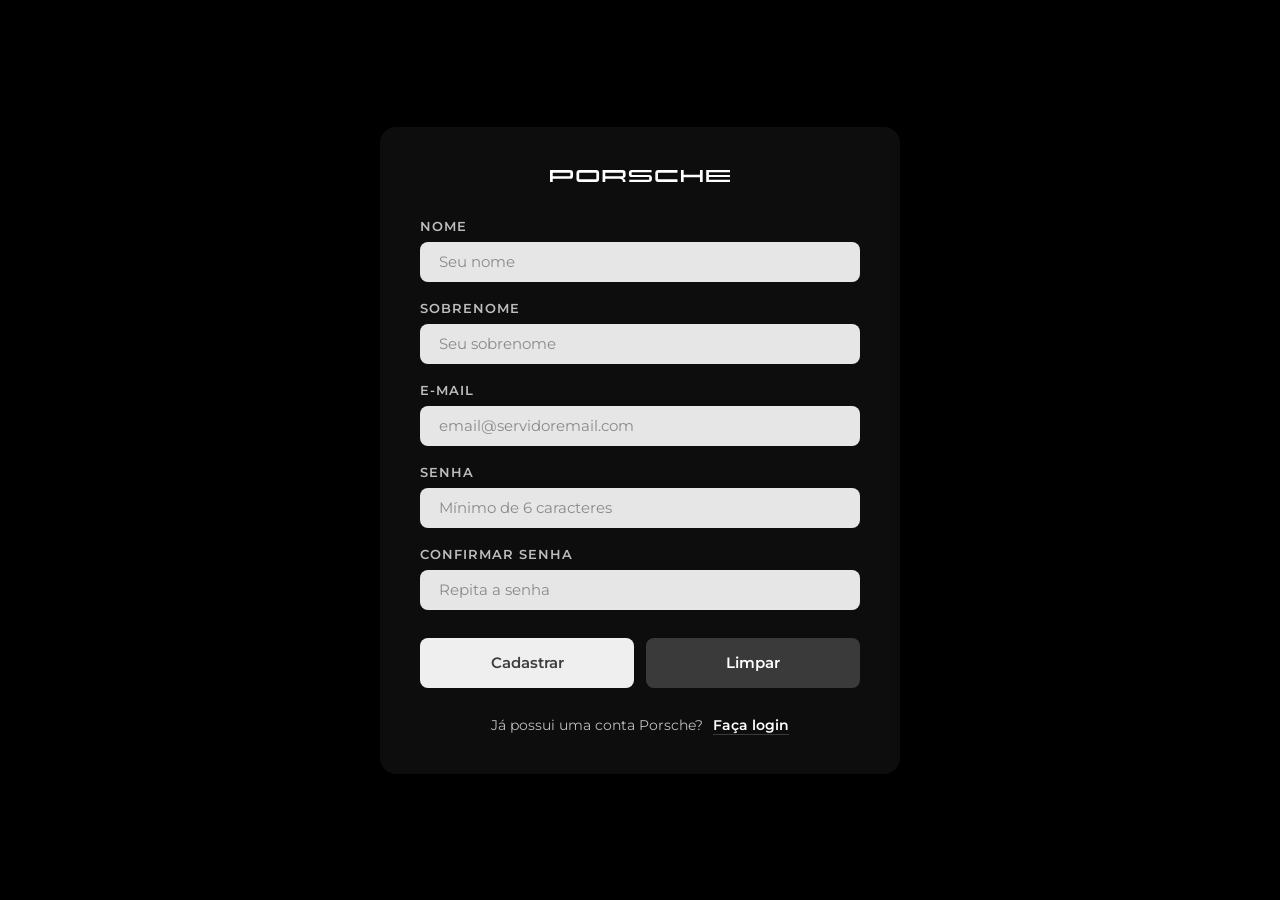
<file: cadastro.html>
<!DOCTYPE html>
<html lang="pt-br">

<head>
    <meta charset="UTF-8">
    <meta name="viewport" content="width=device-width, initial-scale=1.0">
    <title>Cadastro | Porsche</title>
    <link rel="preconnect" href="https://fonts.googleapis.com">
    <link rel="preconnect" href="https://fonts.gstatic.com" crossorigin>
    <link href="https://fonts.googleapis.com/css2?family=Montserrat:wght@300;400;600&display=swap" rel="stylesheet">
    <link rel="stylesheet" href="style.css">
</head>

<body>
    <main class="cadastro_pagina">

        <div class="cadastro_video">
            <video src="static/cadastro.mp4" autoplay muted loop playsinline></video>
        </div>

        <div class="cadastro_card">
            <a href="index.html" class="cadastro_logo">
                <img src="static/menu/porsche-logo.svg" alt="PORSCHE">
            </a>

            <form action="../php/cadastro_ok.php" method="post">
                <div class="campo">
                    <label for="nome">Nome</label>
                    <input type="text" id="nome" name="nome" placeholder="Seu nome" required>
                </div>

                <div class="campo">
                    <label for="sobrenome">Sobrenome</label>
                    <input type="text" id="sobrenome" name="sobrenome" placeholder="Seu sobrenome" required>
                </div>

                <div class="campo">
                    <label for="email">E-mail</label>
                    <input type="email" id="email" name="email" placeholder="email@servidoremail.com" required>
                </div>

                <div class="campo">
                    <label for="senha">Senha</label>
                    <input type="password" id="senha" name="senha" placeholder="Mínimo de 6 caracteres" minlength="6" required>
                </div>

                <div class="campo">
                    <label for="confirmar">Confirmar senha</label>
                    <input type="password" id="confirmar" name="confirmar" placeholder="Repita a senha" minlength="6" required>
                </div>

                <div class="botoes">
                    <button type="submit" class="botao_cadastrar">Cadastrar</button>
                    <button type="reset" class="botao_limpar">Limpar</button>
                </div>
            </form>

            <p class="cadastro_texto">
                Já possui uma conta Porsche?
                <a href="login.html">Faça login</a>
            </p>
        </div>

    </main>
</body>

</html>
</file>
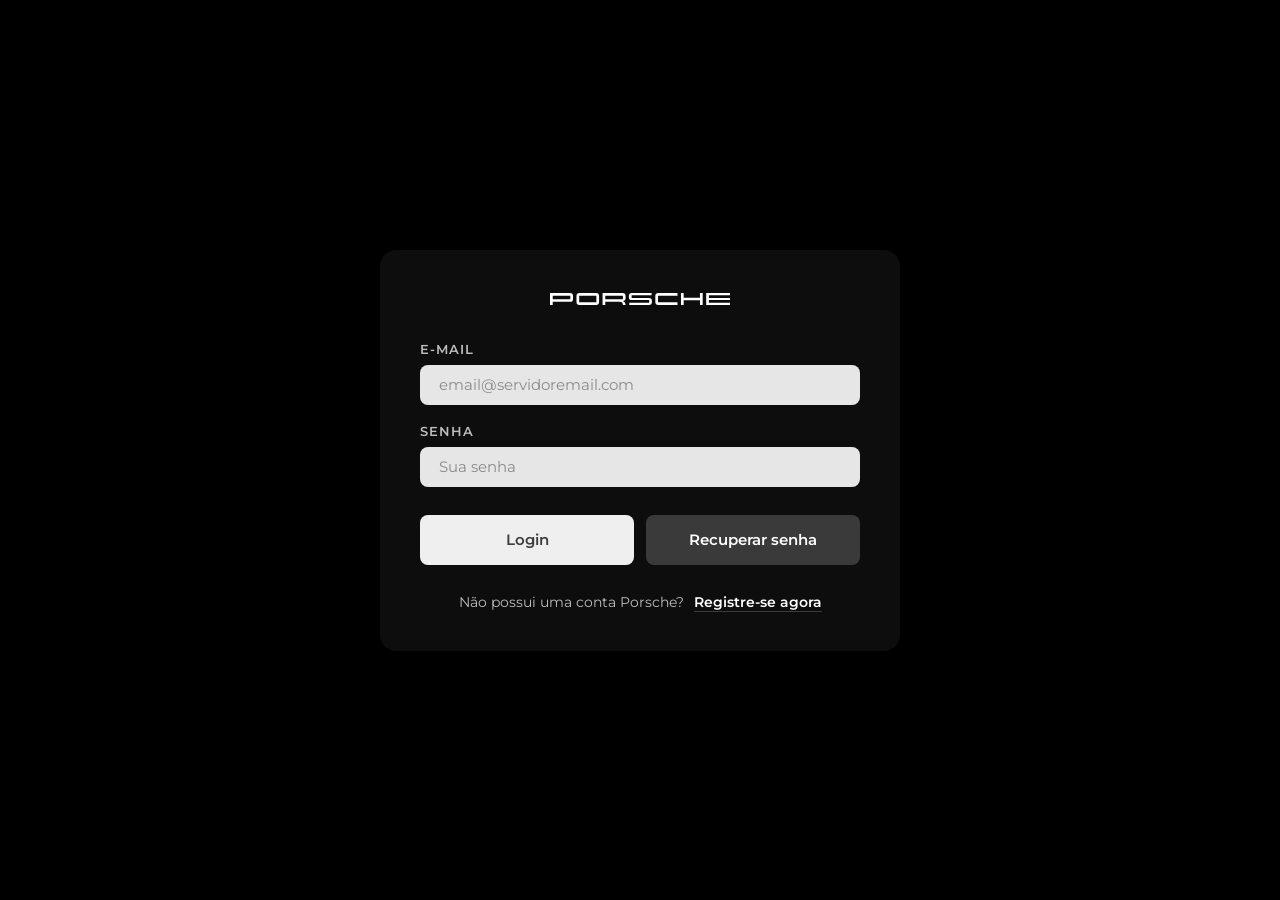
<file: login.html>
<!DOCTYPE html>
<html lang="pt-br">

<head>
    <meta charset="UTF-8">
    <meta name="viewport" content="width=device-width, initial-scale=1.0">
    <title>Login | Porsche</title>
    <link rel="preconnect" href="https://fonts.googleapis.com">
    <link rel="preconnect" href="https://fonts.gstatic.com" crossorigin>
    <link href="https://fonts.googleapis.com/css2?family=Montserrat:wght@300;400;600&display=swap" rel="stylesheet">
    <link rel="stylesheet" href="style.css">
</head>

<body>
    <main class="cadastro_pagina">

        <div class="cadastro_video">
            <video src="static/login.mp4" autoplay muted loop playsinline></video>
        </div>

        <div class="cadastro_card">
            <a href="index.html" class="cadastro_logo">
                <img src="static/menu/porsche-logo.svg" alt="PORSCHE">
            </a>

            <form action="../php/login_ok.php" method="post">
                <div class="campo">
                    <label for="email">E-mail</label>
                    <input type="email" id="email" name="email" placeholder="email@servidoremail.com" required>
                </div>

                <div class="campo">
                    <label for="senha">Senha</label>
                    <input type="password" id="senha" name="senha" placeholder="Sua senha" required>
                </div>

                <div class="botoes">
                    <button type="submit" class="botao_cadastrar">Login</button>
                    <button type="button" class="botao_limpar">Recuperar senha</button>
                </div>
            </form>

            <p class="cadastro_texto">
                Não possui uma conta Porsche?
                <a href="cadastro.html">Registre-se agora</a>
            </p>
        </div>

    </main>
</body>

</html>
</file>
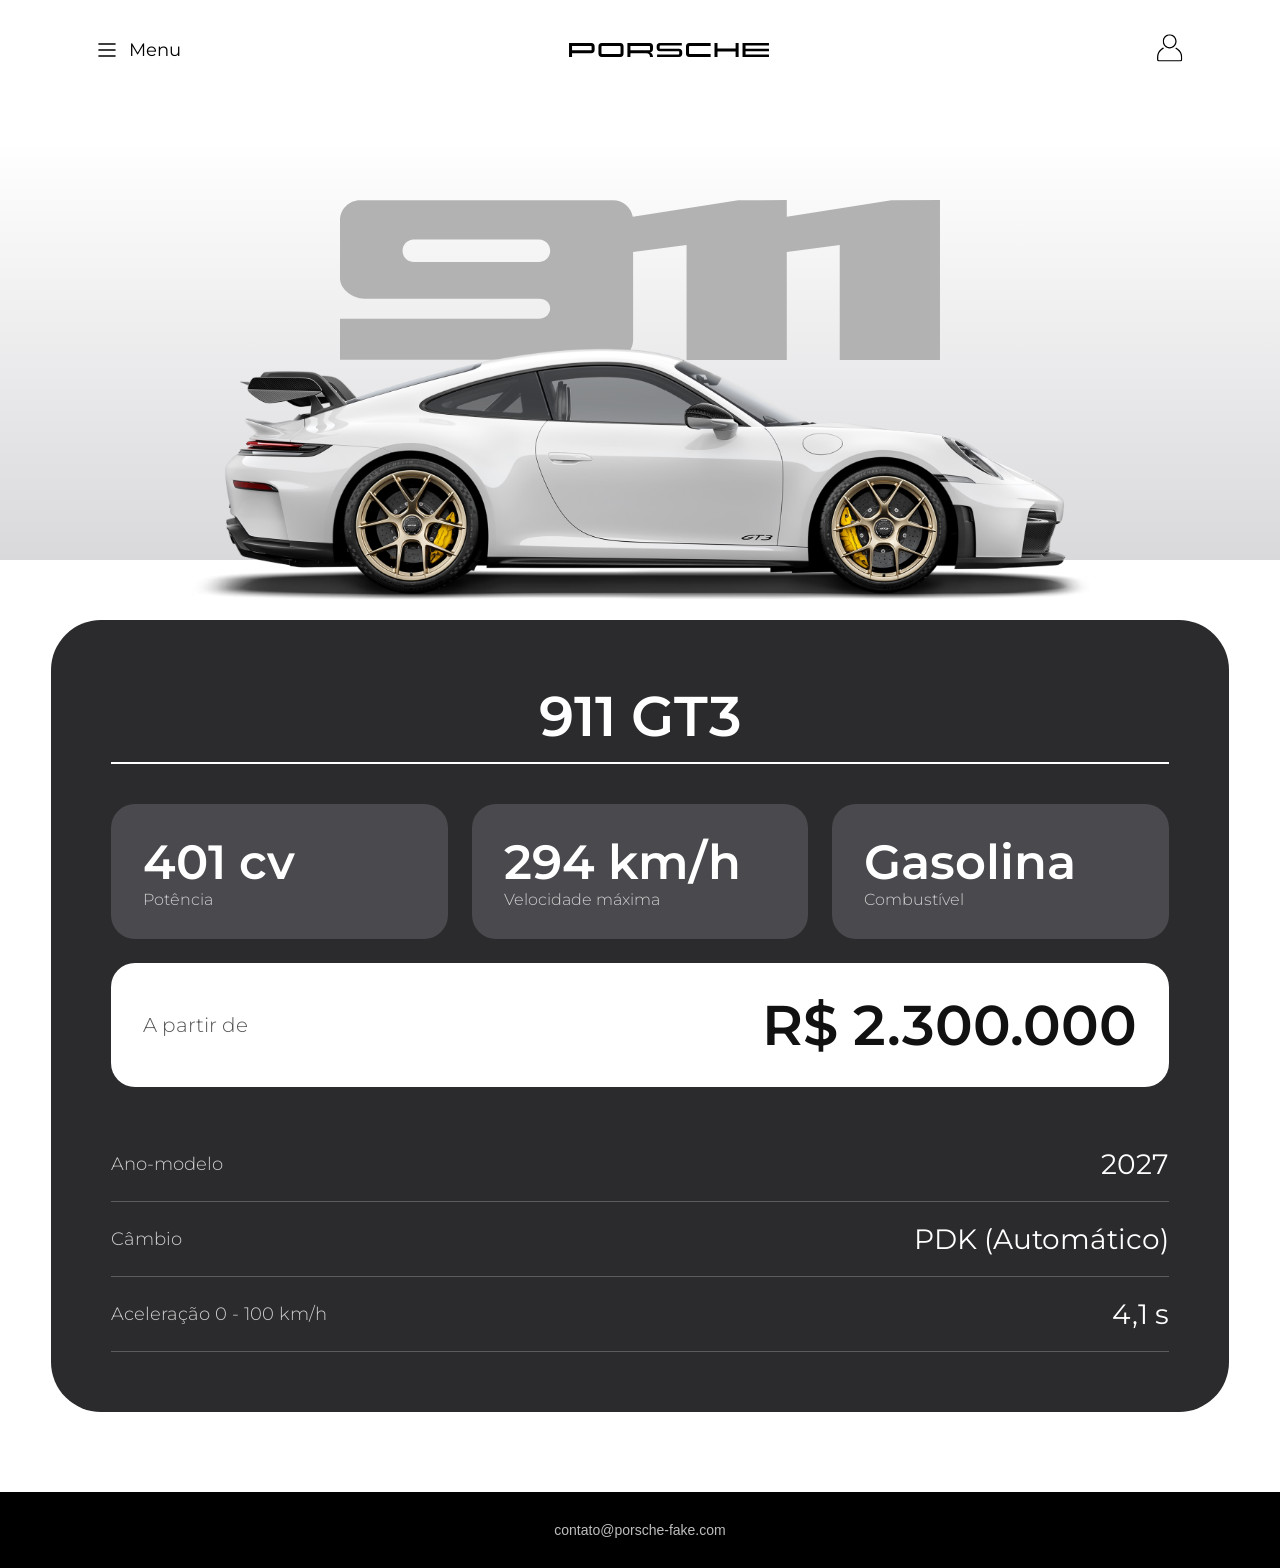
<file: produtoCarro.html>
<!DOCTYPE html>
<html lang="pt-br">

<head>
    <meta charset="UTF-8">
    <meta name="viewport" content="width=device-width, initial-scale=1.0">
    <title>Modelo | Porsche</title>
    <link rel="preconnect" href="https://fonts.googleapis.com">
    <link rel="preconnect" href="https://fonts.gstatic.com" crossorigin>
    <link href="https://fonts.googleapis.com/css2?family=Montserrat:wght@300;400;600&display=swap" rel="stylesheet">
    <link rel="stylesheet" href="style.css">
</head>

<body class="produto_pagina">

    <div class="topo_produto">
        <header>
            <div class="menu">
                <a href="" class="preto">
                    <img src="static/menu/menu-icon.svg" alt="">
                    <p>Menu</p>
                </a>
            </div>
            <div class="logo">
                <a href="index.html" class="preto"><img src="static/menu/porsche-logo.svg" alt="PORSCHE"></a>
            </div>
            <div class="login">
                <a href="login.html" class="preto">
                    <img src="static/menu/cadastro.svg" alt="LOGIN">
                </a>
            </div>
        </header>
    </div>

    <div class="produto_palco">
        <div class="produto_cinza">
            <img id="p_titulo_svg" src="" alt="">
        </div>
        <img class="produto_carro" id="p_carro" src="" alt="">
    </div>

      <div class="produto_info">
        <h1 id="p_nome"></h1>

        <div class="destaques">
            <div class="destaque">
                <p class="destaque_valor" id="p_pot"></p>
                <p class="destaque_rotulo">Potência</p>
            </div>
            <div class="destaque">
                <p class="destaque_valor" id="p_vel"></p>
                <p class="destaque_rotulo">Velocidade máxima</p>
            </div>
            <div class="destaque">
                <p class="destaque_valor" id="p_comb"></p>
                <p class="destaque_rotulo">Combustível</p>
            </div>
            <div class="destaque destaque_preco">
                <p class="destaque_rotulo">A partir de</p>
                <p class="destaque_valor" id="p_preco"></p>
            </div>
        </div>

        <div class="tabela">
            <div class="linha">
                <p class="linha_rotulo">Ano-modelo</p>
                <p class="linha_valor" id="p_ano"></p>
            </div>
            <div class="linha">
                <p class="linha_rotulo">Câmbio</p>
                <p class="linha_valor" id="p_cambio"></p>
            </div>
            <div class="linha">
                <p class="linha_rotulo">Aceleração 0 - 100 km/h</p>
                <p class="linha_valor" id="p_acel"></p>
            </div>
        </div>
    </div>

    <!-- troque pelo footer da página inicial -->
    <footer class="rodape_lista">
        <p>contato@porsche-fake.com</p>
    </footer>

    <script>
        const modelos = {
            "718": {
                nome: "718 Boxster", ano: "2027", combustivel: "Gasolina", cambio: "PDK (Automático)",
                aceleracao: "5,1 s", potencia: "300 cv", velocidade: "275 km/h", preco: "R$ 700.000",
                carro: "static/listaCarros/718boxter.avif", titulo: "static/modelos/titulos/718.svg"
            },
            "911": {
                nome: "911 GT3", ano: "2027", combustivel: "Gasolina", cambio: "PDK (Automático)",
                aceleracao: "4,1 s", potencia: "401 cv", velocidade: "294 km/h", preco: "R$ 2.300.000",
                carro: "static/listaCarros/911gt.avif", titulo: "static/modelos/titulos/911.svg"
            },
            "panamera": {
                nome: "Panamera Turbo E-Hybrid", ano: "2027", combustivel: "Híbrido", cambio: "PDK (Automático)",
                aceleracao: "3,2 s", potencia: "680 cv", velocidade: "315 km/h", preco: "R$ 1.700.000",
                carro: "static/listaCarros/panamera-turbo.avif", titulo: "static/modelos/titulos/panamera.svg"
            },
            "cayenne": {
                nome: "Cayenne S Electric", ano: "2027", combustivel: "Elétrico", cambio: "Automático",
                aceleracao: "3,8 s", potencia: "666 cv", velocidade: "250 km/h", preco: "R$ 1.250.000",
                carro: "static/listaCarros/cayenne.avif", titulo: "static/modelos/titulos/cayenne.svg"
            },
            "taycan": {
                nome: "Taycan", ano: "2027", combustivel: "Elétrico", cambio: "2 marchas (Automático)",
                aceleracao: "4,8 s", potencia: "408 cv", velocidade: "230 km/h", preco: "R$ 850.000",
                carro: "static/carros/taycan.png", titulo: "static/modelos/titulos/taycan.svg"
            },
            "macan": {
                nome: "Macan Electric", ano: "2027", combustivel: "Elétrico", cambio: "Automático", 
                aceleracao: "5,2 s", potencia: "408 cv", velocidade: "220 km/h", preco: "R$ 650.000",
                carro: "static/listaCarros/macan-turbo.avif", titulo: "static/modelos/titulos/macan.svg"
            }
        };

        // lê ?modelo=... da URL; se não existir ou for inválido, mostra o 911
        const params = new URLSearchParams(window.location.search);
        const m = modelos[params.get("modelo")] || modelos["911"];

        document.title = m.nome + " | Porsche";
        document.getElementById("p_nome").textContent = m.nome;
        document.getElementById("p_pot").textContent = m.potencia;
        document.getElementById("p_vel").textContent = m.velocidade;
        document.getElementById("p_comb").textContent = m.combustivel;
        document.getElementById("p_preco").textContent = m.preco;
        document.getElementById("p_ano").textContent = m.ano;
        document.getElementById("p_cambio").textContent = m.cambio;
        document.getElementById("p_acel").textContent = m.aceleracao;
        document.getElementById("p_carro").src = m.carro;
        document.getElementById("p_carro").alt = "Porsche " + m.nome;
        document.getElementById("p_titulo_svg").src = m.titulo;
    </script>

</body>

</html>
</file>
<file: style.css>
body {
    margin: 0;
    color: white;
    background-color: #000000;
    font-family: Arial, Helvetica, sans-serif;
}

.container {
    width: 92%;
    margin: 0 auto;
}

.hero {
    position: relative;
    width: 100%;
    height: 100vh;
    overflow: hidden;
    background-color: #000000;
    font-family: "Montserrat", Arial, sans-serif;
}

.video {
    position: absolute;
    width: 100%;
    height: 100%;
    z-index: 0;
}

.video video {
    display: block;
    width: 100%;
    height: 100%;
    object-fit: cover;
}

.video::before {
    content: "";
    position: absolute;
    width: 100%;
    height: 220px;
    background: linear-gradient(to bottom, rgba(0, 0, 0, 0.85), rgba(0, 0, 0, 0));
    z-index: 1;
}

.video::after {
    content: "";
    position: absolute;
    bottom: 0;
    left: 0;
    width: 100%;
    height: 450px;
    background: linear-gradient(to top, rgba(0, 0, 0, 0.85), rgba(0, 0, 0, 0));
    z-index: 1;
}

header {
    position: absolute;
    width: 100%;
    height: 100px;
    box-sizing: border-box;
    padding: 0 90px;
    display: flex;
    align-items: center;
    justify-content: space-between;
    z-index: 2;
}

.menu,
.login {
    display: flex;
    align-items: center;
    justify-content: center;
    padding: 7px;
    transition: 0.4s ease;
}

.menu {
    height: 20px;
    border-radius: 8px;

}

.login {
    height: 30px;
    border-radius: 20px;
}

.menu:hover,
.login:hover {
    background-color: rgba(124, 124, 124, 0.6);
    backdrop-filter: blur(10px);
}

.login {
    text-align: right;
}

.menu a {
    display: flex;
    align-items: center;
    gap: 12px;
    color: #ffffff;
    text-decoration: none;
    font-size: 18px;
}

.menu p {
    margin: 0;
}

.menu img {
    width: 20px;
    height: auto;
}

.logo img {
    display: block;
    width: 200px;
    height: auto;
    filter: invert(100%);
}

.login img {
    width: 26px;
    height: auto;
}

.hero_texto {
    position: absolute;
    left: 150px;
    bottom: 100px;
    z-index: 2;
}

.hero_texto h1 {
    margin: 0 0 40px 0;
    font-size: 90px;
    font-weight: 400;
    line-height: 110px;
    letter-spacing: -2px;
    color: #ffffff;
}

.botao_saiba {
    display: inline-block;
    padding: 20px 30px;
    border-radius: 12px;
    background-color: rgba(80, 80, 80, 0.6);
    backdrop-filter: blur(10px);
    color: #ffffff;
    text-decoration: none;
    font-size: 18px;
    transition: background-color 0.3s;
}

.botao_saiba:hover {
    background-color: rgba(120, 120, 120, 0.7);
}


/* NOTICIAS */

.noticias {
    height: 80vh;
    width: 100%;
    background-color: rgb(0, 0, 0);
    display: grid;
    background-color: #000000;
    color: white;
    margin: 80px 0;
}

.noticia {
    grid-area: 1 / 1;
    display: flex;
    align-items: center;
    justify-content: space-around;
    gap: 40px;
    opacity: 0;
    visibility: hidden;
    transition: opacity 1s, visibility 1s;
}

.noticia.ativa {
    opacity: 1;
    visibility: visible;
}

.noticias .img_noticia {
    border-radius: 20px;
    overflow: hidden;
    height: 70%;
    width: 40%;

    background-size: cover;
}

.img_noticia img {
    display: block;
    width: 100%;
    height: 100%;
    object-fit: cover;
    object-position: center;
}

.conteudo_noticia {
    font-family: "Montserrat", Arial, sans-serif;

    padding: 0 20px;
    height: 50%;
    width: 45%;
}

.titulo_noticia p {
    text-align: center;
    display: block;
    margin: 0 0 100px 0;
    font-size: 30px;
    font-weight: 600;
    text-transform: uppercase;
    letter-spacing: 3px;
    line-height: 42px;
    color: #ffffff;
    padding: 15px;
    border-bottom: 2px solid rgb(142, 7, 7);
}

.titulo_noticia p::after {
    content: "";
    display: block;
    width: 150px;
    height: 3px;
    margin-top: 20px;
}

.texto_noticia {
    text-align: justify;
    width: 100%;
    font-size: 17px;
    font-weight: 300;
    line-height: 32px;
    letter-spacing: 0.5px;
    color: #cfcfcf;
}


/* CARDS DE MODELOS DE CARROS */

.container_modelos {
    min-height: 140vh;
    display: grid;
    grid-template-columns: 1fr 1fr;
    grid-template-rows: auto 1fr;
    row-gap: 100px;
    padding: 40px 0;
}

.container_modelos .titulo {
    grid-column: 1/-1;
    grid-row: 1;
    height: 120px;
    font-size: 65px;
    display: flex;
    justify-content: center;
    align-items: center;
}

.container_modelos .modelo {
    background-repeat: no-repeat;
    background-size: cover;
    background-position: center;
    justify-self: center;
    display: flex;
    position: relative;
    overflow: hidden;
    flex-direction: column;
    justify-content: space-between;
    border-radius: 50px;
    height: 90vh;
    width: 92vh;
    background-color: rgb(20, 53, 53);
    transition: all 0.3s cubic-bezier(0.25, 0.45, 0.45, 0.95);
}

.container_modelos .modelo::after {
    content: "";
    position: absolute;
    inset: 0;
    /* Ocupa 100% de largura e altura do card */
    background: linear-gradient(to bottom,
            rgba(0, 0, 0, 0.45) 0%,
            /* Sombra no topo (para o logo/nome) */
            rgba(0, 0, 0, 0) 30%,
            /* Meio totalmente transparente */
            rgba(0, 0, 0, 0) 60%,
            /* Meio totalmente transparente */
            rgba(0, 0, 0, 0.85) 100%
            /* Sombra forte embaixo (para a descrição) */
        );
    pointer-events: none;
}

.container_modelos .modelo:hover {
    transform: scale(1.04);
}

.bg-911 {
    background: url(static/modelos/imagem_fundo/porsche911Card.webp);
}

.bg-718 {
    background-image: url(static/modelos/imagem_fundo/718background.webp);
}

.bg-taycan {
    background-image: url(static/modelos/imagem_fundo/taycanbakcground.webp);
}

.bg-panamera {
    background-image: url(static/modelos/imagem_fundo/panamera.webp);
}

.modelo .conteudo .titulo_modelo {
    width: 100%;
    height: auto;

}

.titulo_modelo .imagem_titulo {
    position: relative;
    z-index: 1;
    min-width: 100px;
    height: auto;
    padding: 30px;
    justify-self: center;
    align-self: center;
    display: block;
    filter: invert(100%);

}

.modelo.bg-911 .imagem_titulo {
    width: 100px;
}

.modelo.bg-718 .imagem_titulo {
    width: 90px;
}

.modelo.bg-taycan .imagem_titulo {
    width: 180px;
}

.modelo.bg-panamera .imagem_titulo {
    width: 280px;
}

.modelo .conteudo_modelo {
    position: relative;
    z-index: 1;
    width: 100%;
    align-self: flex-end;
    display: flex;
    flex-direction: row;
    gap: 60px;
    margin: 31px 0;
    padding: 0 31px;
}

.conteudo_modelo {
    box-sizing: border-box;
}

.modelo .info {
    width: 90%;
}

.modelo .combustivel {
    background-color: #9C9C9F4D;
    border-radius: 50px;
    padding: 4px 12px;
    width: 50px;
    height: 26px;
    margin-bottom: 15px;
    display: flex;
    justify-content: center;
    align-items: center;
}


.modelo .botao_explorar {
    background-color: #6B6B703A;
    display: inline-flex;
    width: 40px;
    height: 40px;
    border-radius: 40px;
    align-self: flex-end;
    justify-content: baseline;
    display: flex;
    justify-content: center;
    align-items: center;
    border: 2px solid transparent;
    transition: 0.3s;
}

.modelo .botao_explorar:hover {
    border-color: white;
}

.container_modelos .modelo:hover .botao_explorar {
    transform: scale(1.2);

}

.modelo .botao_explorar img {
    width: 25px;
}

.modelo img {
    text-align: center;
}

.modelo .link_seta {
    position: relative;
    padding: 12px;
}


/* COMPRE VEICULOS NOVOS E SEMINOVOS */

.compre_veiculos {
    position: relative;
    display: flex;
    align-items: center;
    justify-content: start;
    width: 100%;
    min-height: 100vh;
    background-color: #000000;
    padding-left: 12%;
    box-sizing: border-box;
}

.img_veiculos {
    justify-self: end;
    align-self: flex-end;
    width: 80%;
    max-width: 800px;
    margin-left: auto;
}

.img_veiculos img {
    width: 100%;
    height: auto;
    z-index: 200;
}

.compre_conteudo {
    display: flex;
    flex-direction: column;
    width: 460px;
}

.compre_titulo {
    width: 100%;
    margin-bottom: 16px;
}

.compre_titulo p {
    margin: 0;
    font-size: 2.3rem;
    font-weight: 500;
    line-height: 1.15;
    color: #ffffff;
    letter-spacing: -0.02em;
}

.compre_descricao {
    width: 100%;
    margin-bottom: 32px;
}

.compre_descricao p {
    margin: 0;
    font-size: 1rem;
    line-height: 1.5;
    color: #d4d4d4;
}

.compre_link {
    width: 100%;
}

.compre_link a {
    display: flex;
    align-items: center;
    justify-content: center;
    background-color: #d3d3de;
    color: #000000;
    text-decoration: none;
    padding: 16px 28px;
    border-radius: 6px;
    transition: background-color 0.25s ease;
}

.compre_link a:hover {
    background-color: #ffffff;
}

.compre_link a p {
    margin: 0;
    font-size: 14px;
    font-weight: 500;
    color: #000000;
}


/* FOOTER */

footer {
    background-color: #000000;
    color: #ffffff;
    font-family: sans-serif;
    padding: 100px 80px 60px;
}

.grid_links {
    display: grid;
    grid-template-columns: repeat(3, 1fr);
    row-gap: 48px;
    column-gap: 32px;
    margin-bottom: 56px;
}

.titulo_secao {
    display: block;
    font-size: 13px;
    color: #8c8c8c;
    margin-bottom: 16px;
}

.idioma_atual {
    display: flex;
    align-items: center;
    gap: 12px;
    font-size: 14px;
}

.idioma_atual .bandeira {
    width: 22px;
    height: 22px;
    border-radius: 50%;
    object-fit: cover;
}

.idioma_atual a {
    color: #ffffff;
    text-decoration: underline;
    margin-left: 8px;
    transition: color 0.2s ease;
}

.idioma_atual a:hover {
    color: #b3b3b3;
}

.empresa ul,
.web ul {
    list-style: none;
    padding: 0;
    margin: 0;
    display: flex;
    flex-direction: column;
    gap: 14px;
}

.empresa a,
.web a {
    color: #ffffff;
    text-decoration: none;
    font-size: 15px;
    transition: color 0.2s ease;
}

.empresa a:hover,
.web a:hover {
    color: #9e9e9e;
}

/* Redes sociais */
.redes {
    display: flex;
    align-items: center;
    justify-content: center;
    gap: 24px;
    margin-bottom: 40px;
}

.redes a {
    color: #ffffff;
    text-decoration: none;
    font-size: 15px;
    transition: opacity 0.2s ease;
}

.redes a:hover {
    opacity: 0.6;
}

.redes img {
    width: 40px;
    height: 40px;
    filter: invert(100%);
}

/* Logo centralizado na base */
.logo_porsche {
    display: flex;
    justify-content: center;
    align-items: center;
    padding-top: 70px;
    filter: invert(100%);
}

.logo_porsche img {
    width: 190px;
    height: auto;
}

/* CADASTRO */

/* ---------- página de cadastro ---------- */
.cadastro_pagina {
    position: relative;
    display: flex;
    align-items: center;
    justify-content: center;
    height: 100vh;
    overflow: hidden;
    background-color: black;
    font-family: "Montserrat", Arial, sans-serif;
}

/* vídeo de fundo, discreto */
.cadastro_video {
    position: absolute;
    top: 0;
    left: 0;
    width: 100%;
    height: 100%;
    z-index: 0;
}

.cadastro_video video {
    display: block;
    width: 100%;
    height: 100%;
    object-fit: cover;
    filter: brightness(1);
    /* escurece o vídeo para ele não ter tanto destaque */
}

/* sombra extra em degradê por cima do vídeo */
.cadastro_video::after {
    content: "";
    position: absolute;
    top: 0;
    left: 0;
    width: 100%;
    height: 100%;
    background: linear-gradient(to bottom, rgba(0, 0, 0, 0.7), rgba(0, 0, 0, 0.4), rgba(0, 0, 0, 0.8));
}

/* retângulo central */
.cadastro_card {
    position: relative;
    z-index: 1;
    box-sizing: border-box;
    width: 520px;
    /* era 440px */
    padding: 40px;
    border-radius: 16px;
    background-color: rgba(15, 15, 15, 0.92);
    box-shadow: 0 20px 60px rgba(0, 0, 0, 0.6);
}

.cadastro_logo {
    display: block;
    margin-bottom: 32px;
    text-align: center;
}

.cadastro_logo img {
    width: 180px;
    height: auto;
    filter: invert(100%);
    /* logo preto vira branco */
}

/* campos */
.campo {
    margin-bottom: 18px;
}

.campo label {
    display: block;
    margin-bottom: 8px;
    font-size: 13px;
    font-weight: 600;
    letter-spacing: 1px;
    text-transform: uppercase;
    color: #bdbdbd;
}

.campo input {
    box-sizing: border-box;
    width: 100%;
    height: 40px;
    /* era 48px */
    padding: 0 16px;
    border: 3px solid transparent;
    border-radius: 8px;
    background-color: #e6e6e6;
    font-family: inherit;
    font-size: 15px;
    color: #111111;
    outline: none;
    transition: background-color 0.25s, border-color 0.25s, box-shadow 0.25s;
}

.campo input::placeholder {
    color: #8a8a8a;
}

/* mouse em cima */
.campo input:hover {
    background-color: #f5f5f5;
    border-color: #9b9b9b;
}

/* campo selecionado */
.campo input:focus {
    background-color: #ffffff;
    border-color: #9b9b9b;
}

/* botões */
.botoes {
    display: flex;
    gap: 12px;
    margin-top: 28px;
}

.botoes button {
    flex: 1;
    height: 50px;
    border: none;
    border-radius: 8px;
    font-family: inherit;
    font-size: 15px;
    font-weight: 600;
    cursor: pointer;
    transition: background-color 0.25s, transform 0.15s;
}

.botoes button:active {
    transform: scale(0.97);
}

.botao_cadastrar {
    color: #3e3e3e;
}

.botao_cadastrar:hover {
    background-color: #bebebe;
}


.botao_limpar {
    background-color: #3a3a3a;
    color: #ffffff;
}

.botao_limpar:hover {
    background-color: #555555;
}

/* texto de baixo */
.cadastro_texto {
    margin: 28px 0 0 0;
    text-align: center;
    font-size: 14px;
    color: #bdbdbd;
}

.cadastro_texto a {
    margin-left: 6px;
    font-weight: 600;
    color: #ffffff;
    text-decoration: none;
    border-bottom: 1px solid #3b3b3b;
    transition: color 0.25s;
}

.cadastro_texto a:hover {
    color: #959595;
}

/* ---------- página de listar modelos ---------- */
.lista_pagina {
    margin: 0;
    background-color: #f0f0f2;
    font-family: "Montserrat", Arial, sans-serif;
}

.preto {
    filter: invert(100%);
}

/* faixa preta atrás da header, com a mesma altura da header da página inicial */
.topo_lista {
    display: grid;
    width: 100%;
    height: 90px;
    /* NOVO: igual ao min-height da header da home */
}

.lista_titulo {
    margin: 70px 0 0 4%;
    text-align: left;
    font-size: 38px;
    font-weight: 400;
    letter-spacing: 0.5px;
    border-bottom: 2px solid black;
    padding-bottom: 5px;
    color: #111111;
}

.lista_modelos {
    display: flex;
    flex-wrap: wrap;
    justify-content: center;
    gap: 150px 30px;
    /* ALTERADO: coluna de 40px para 30px */
    padding: 150px 40px 100px 40px;
    /* ALTERADO: laterais de 60px para 40px */
}

/* card */
.modelo {
    position: relative;
    box-sizing: border-box;
    width: 500px;
    /* ALTERADO: era 380px */
    height: 500px;
    padding: 80px 30px 30px 30px;
    border-radius: 28px;
    background-color: #ffffff;
    box-shadow: 0 10px 30px rgba(0, 0, 0, 0.08);
    transition: transform 0.3s, box-shadow 0.3s;
}

.modelo:hover {
    transform: translateY(-2px);
    box-shadow: 0 18px 40px rgba(0, 0, 0, 0.15);
}

/* imagem do carro: sobe para fora do card e fica por cima dele */
.img_carro {
    position: absolute;
    left: 50%;
    bottom: 100%;
    transform: translate(-50%, 45px);
    /* 45px da imagem entram no card */
    width: 450px;
    height: auto;
    z-index: 2;
}

.modelo h2 {
    margin: 0 0 16px 0;
    font-size: 28px;
    font-weight: 400;
    color: #111111;
}

/* etiquetas */
.chips {
    display: flex;
    flex-wrap: wrap;
    gap: 6px;
}

.chip {
    padding: 4px 12px;
    border-radius: 20px;
    background-color: #e3e3e6;
    font-size: 13px;
    color: #111111;
}

.chip_ano {
    background-color: #000000;
    color: #ffffff;
}

/* dados */
.dados {
    margin: 40px 0 44px 0;
}

.dado {
    margin-bottom: 28px;
}

.dado p {
    margin: 0;
}

.valor {
    font-size: 20px;
    font-weight: 600;
    color: #111111;
}

.rotulo {
    margin-top: 6px;
    font-size: 14px;
    font-weight: 400;
    color: #5e5e5e;
}

/* botão */
.botao_modelo {
    display: block;
    box-sizing: border-box;
    width: 100%;
    padding: 18px 0;
    border-radius: 10px;
    background-color: #000000;
    text-align: center;
    text-decoration: none;
    font-size: 16px;
    color: #ffffff;
    transition: background-color 0.3s;
}

.botao_modelo:hover {
    background-color: #3a3a3a;
}

.rodape_lista {
    padding: 30px 0;
    background-color: #000000;
    text-align: center;
    font-size: 14px;
    color: #bdbdbd;
}

.rodape_lista p {
    margin: 0;
}

/* PRODUTO CARRO */

.produto_pagina {
    margin: 0;
    background-color: #ffffff;
    font-family: "Montserrat", Arial, sans-serif;
}

/* deixa menu, logo e login pretos (inverte o branco da header) */
.preto {
    filter: invert(100%);
}

/* grid para a header continuar centralizada, como na home */
.topo_produto {
    display: grid;
    width: 100%;
}

/* div branca que guarda o carro */
.produto_palco {
    position: relative;
    width: 100%;
    height: 620px;
    overflow: hidden;
    background-color: #ffffff;
}

/* div cinza clara: sombra suave, mais escura embaixo e sumindo para cima */
.produto_cinza {
    position: absolute;
    left: 0;
    bottom: 60px;
    width: 100%;
    height: 420px;
    background: linear-gradient(to top, #d9d9dc, rgba(255, 255, 255, 0));
    z-index: 1;
    display: flex;
    align-items: center;
    justify-content: center;
}

/* nome do modelo em svg, atrás do carro */
.produto_cinza img {
    position: absolute;
    top: 60px;
    left: 50%;
    transform: translateX(-50%);
    filter: invert(70%);
    width: 600px;
    height: auto;
}

/* carro por cima de tudo */
.produto_carro {
    position: absolute;
    left: 50%;
    bottom: 20px;
    transform: translateX(-50%);
    width: 900px;
    height: auto;
    z-index: 2;
}

/* div cinza escura arredondada */
/* div cinza escura arredondada */
.produto_info {
    box-sizing: border-box;
    display: flex;
    flex-direction: column;
    gap: 40px;
    width: 92%;
    margin: 0 auto 80px auto;
    padding: 60px;
    border-radius: 50px;
    background-color: #2b2b2d;
}

.produto_info h1 {
    text-align: center;
    border-bottom: 2px solid #ffffff;
    margin: 0;
    padding-bottom: 10px;
    font-size: 56px;
    font-weight: 600;
    line-height: 72px;
    color: #ffffff;
}

/* destaques: 3 em cima, preço embaixo ocupando a linha toda */
.destaques {
    display: grid;
    grid-template-columns: repeat(3, 1fr);
    gap: 24px;
}

.destaque {
    box-sizing: border-box;
    padding: 30px 32px;
    border-radius: 24px;
    background-color: #4a4a4e;
}

.destaque p {
    margin: 0;
}

.destaque_valor {
    font-size: 48px;
    font-weight: 600;
    line-height: 56px;
    color: #ffffff;
}

.destaque_rotulo {
    margin-top: 8px;
    font-size: 16px;
    font-weight: 300;
    color: #d0d0d0;
}

/* preço em destaque: fundo claro, largura total */
.destaque_preco {
    grid-column: 1 / 4;
    display: flex;
    align-items: center;
    justify-content: space-between;
    background-color: #ffffff;
}

.destaque_preco .destaque_rotulo {
    margin-top: 0;
    font-size: 20px;
    color: #555555;
}

.destaque_preco .destaque_valor {
    font-size: 56px;
    line-height: 64px;
    color: #111111;
}

/* tabela com o resto das informações */
.tabela {
    display: flex;
    flex-direction: column;
}

.linha {
    display: flex;
    justify-content: space-between;
    align-items: center;
    padding: 20px 0;
    border-bottom: 1px solid #5c5c60;
}

.linha p {
    margin: 0;
}

.linha_rotulo {
    font-size: 18px;
    font-weight: 300;
    color: #d0d0d0;
}

.linha_valor {
    font-size: 28px;
    font-weight: 400;
    color: #ffffff;
}

/* chips à direita */
.info_chips {
    display: flex;
    flex-wrap: wrap;
    justify-content: flex-start;
    gap: 16px;
}

.info_chip {
    box-sizing: border-box;
    padding: 22px 32px;
    border-radius: 24px;
    background-color: #4a4a4e;
    color: #ffffff;
}

.info_chip_valor {
    margin: 0;
    font-size: 36px;
    font-weight: 400;
    line-height: 44px;
    color: #ffffff;
}

.info_chip_rotulo {
    margin: 6px 0 0 0;
    font-size: 15px;
    font-weight: 300;
    color: #ffffff;
}
</file>
